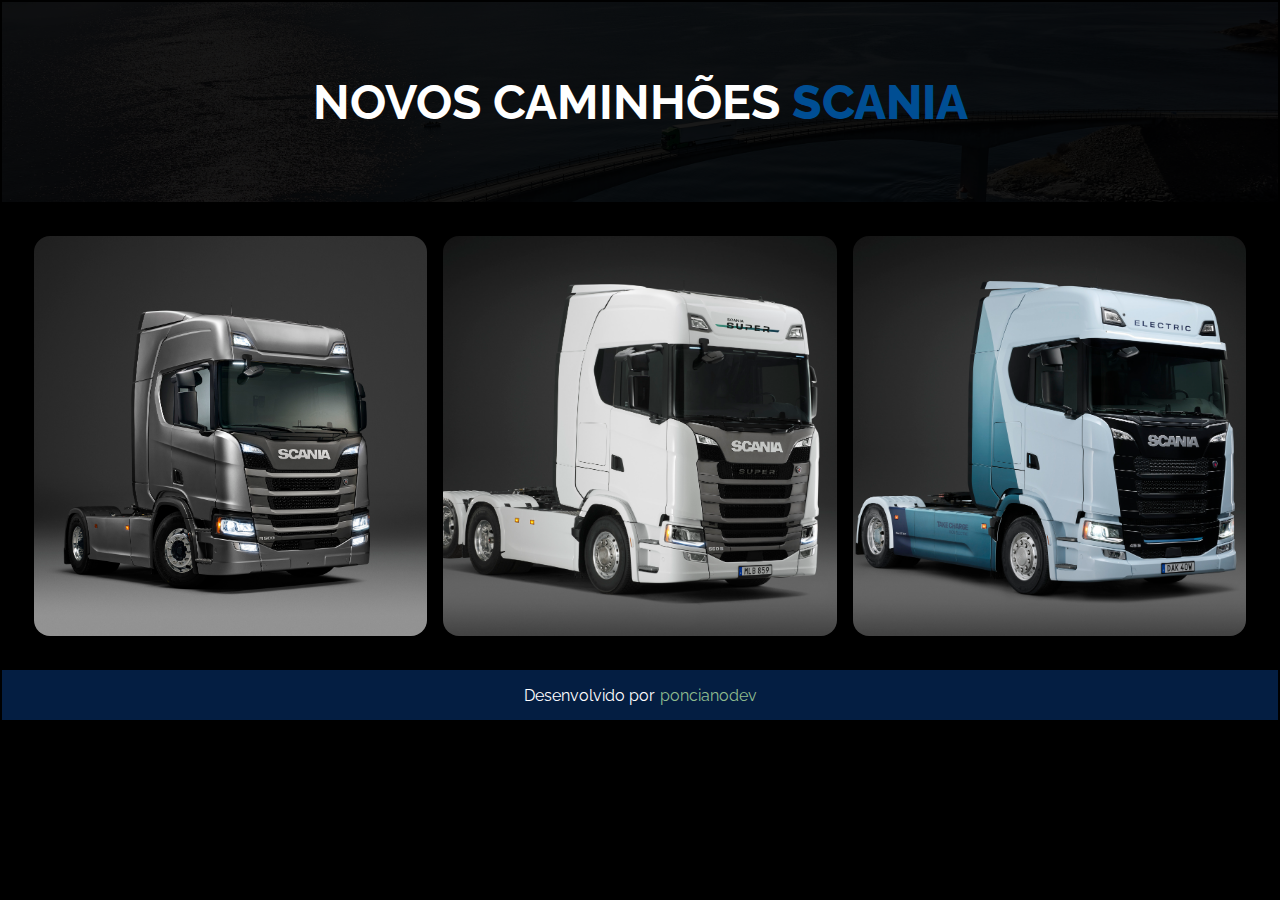
<file: desafio-11-12-kick-main/index.html>
<!DOCTYPE html>
<html lang="pt-br">
  <head>
    <meta charset="UTF-8" />
    <meta
      name="viewport"
      content="width=
    , initial-scale=1.0"
    />
    <link rel="preconnect" href="https://fonts.googleapis.com" />
    <link rel="preconnect" href="https://fonts.gstatic.com" crossorigin />
    <link
      href="https://fonts.googleapis.com/css2?family=Raleway:ital,wght@0,100..900;1,100..900&display=swap"
      rel="stylesheet"
    />
    <link rel="stylesheet" href="./css/style.css" />
    <link
      rel="shortcut icon"
      href="./assets/scania-symbol.svg"
      type="image/x-icon"
    />
    <title>Desafio Kick Paradas 11 e 12</title>
  </head>
  <body>
    <table>
      <thead>
        <tr>
          <td class="header">
            <h1>Novos Caminhões <span>Scania</span></h1>
          </td>
        </tr>
      </thead>

      <tbody>
        <tr class="main">
          <td class="card-trucks"></td>
          <td class="card-trucks"></td>
          <td class="card-trucks"></td>
        </tr>
      </tbody>

      <tfoot>
        <tr>
          <td class="footer">
            Desenvolvido por
            <a
              href="https://www.linkedin.com/in/lucas-ponciano/"
              target="_blank"
              >poncianodev</a
            >
          </td>
        </tr>
      </tfoot>
    </table>
  </body>
</html>
</file>
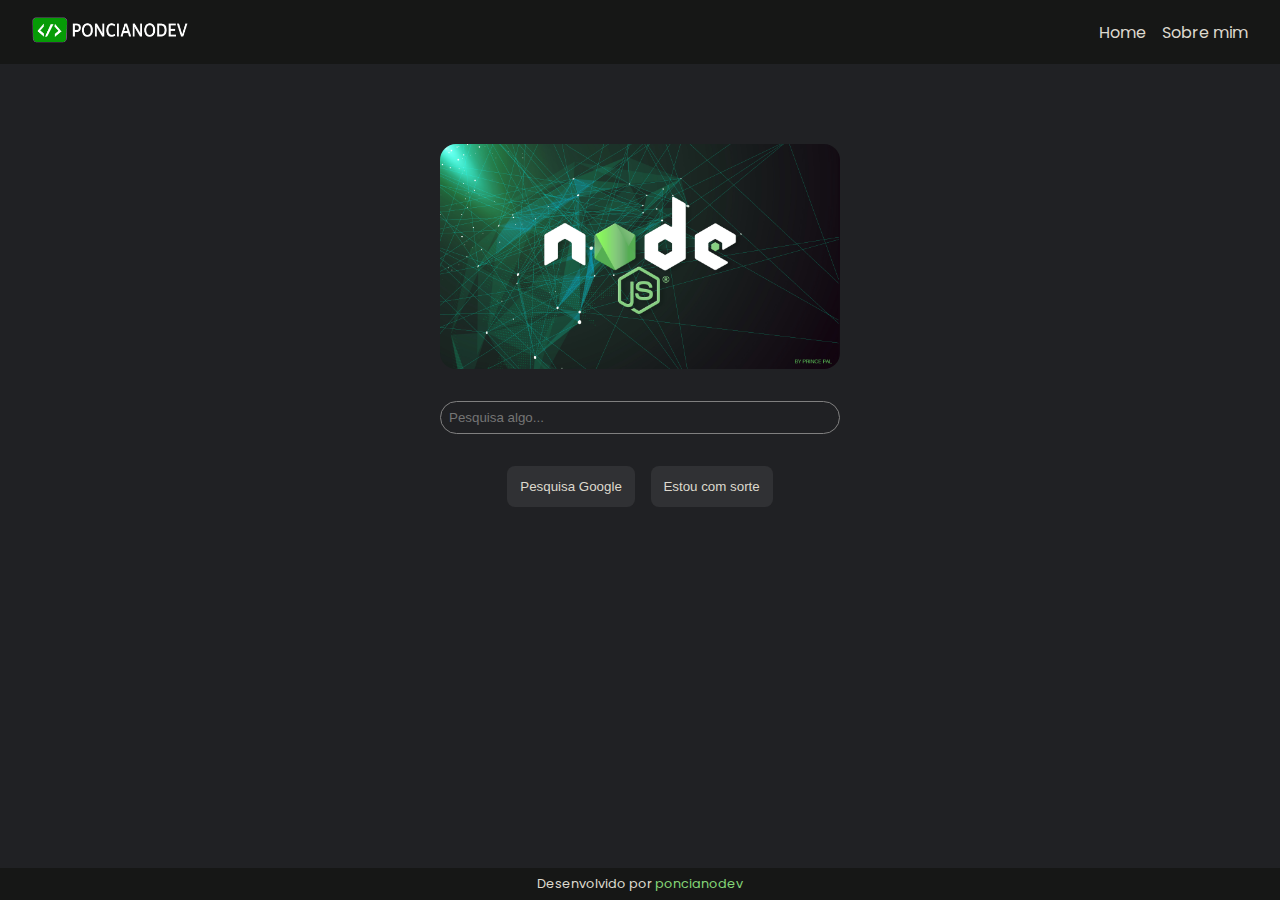
<file: desafio-ancoragem-kick-main/index.html>
<!DOCTYPE html>
<html lang="pt-br">
  <head>
    <meta charset="UTF-8" />
    <meta name="viewport" content="width=device-width, initial-scale=1.0" />
    <link rel="stylesheet" href="./assets/css/main.css" />
    <link
      rel="shortcut icon"
      href="./assets/img/favicon.png"
      type="image/x-icon"
    />
    <title>Home</title>
  </head>

  <body>
    <header>
      <nav class="header-nav">
        <img src="./assets/img/poncianodev.png" alt="Logo de Poncianodev" />

        <ul class="nav-container">
          <li><a href="index.html">Home</a></li>
          <li><a href="sobre-mim.html">Sobre mim</a></li>
        </ul>
      </nav>
    </header>

    <main>
      <img src="./assets/img/node.jpg" alt="Foto da logo do NodeJS" />

      <div class="pesquisa">
        <input
          type="text"
          name="pesquisa"
          placeholder="Pesquisa algo..."
          id="pesquisa"
        />
      </div>

      <div class="botoes">
        <button>Pesquisa Google</button>
        <button>Estou com sorte</button>
      </div>
    </main>

    <footer>
      <p class="footer-text">
        Desenvolvido por
        <a href="https://www.linkedin.com/in/lucas-ponciano/" target="_blank"
          >poncianodev</a
        >
      </p>
    </footer>
  </body>
</html>
</file>
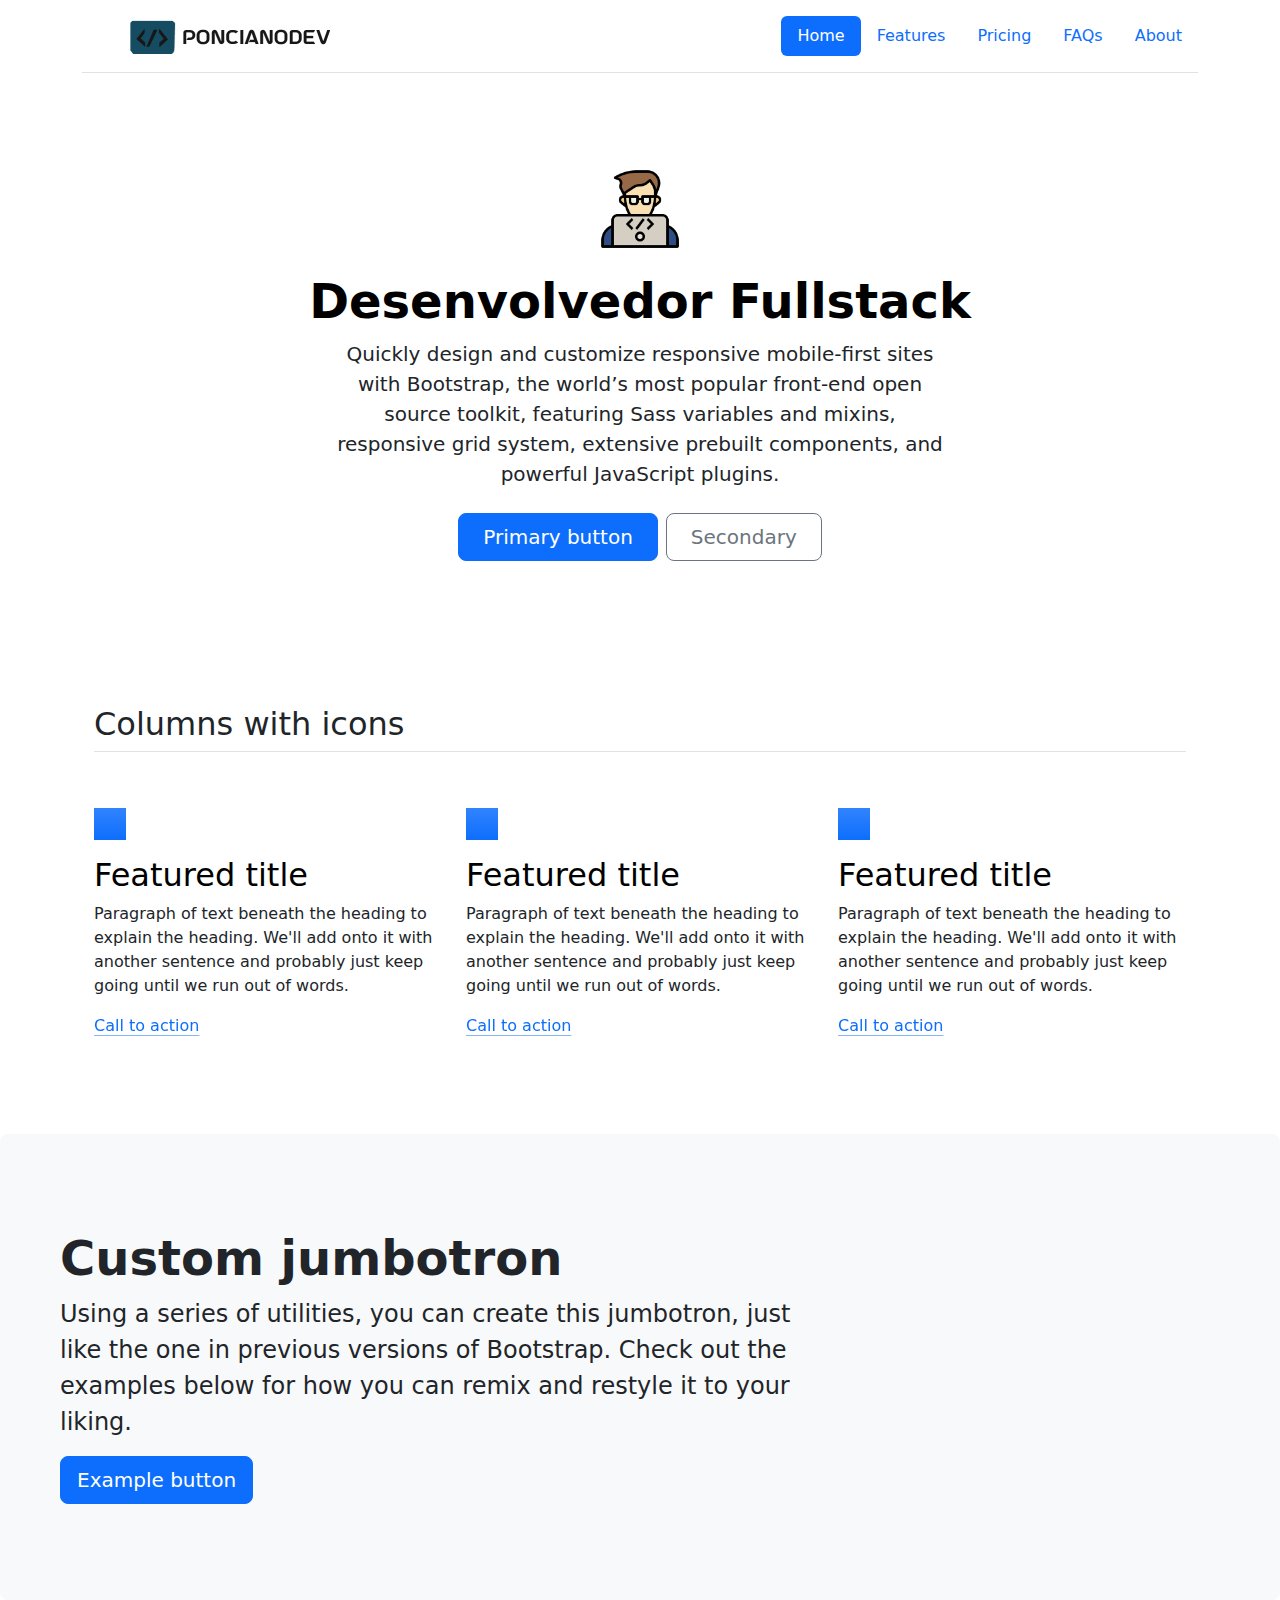
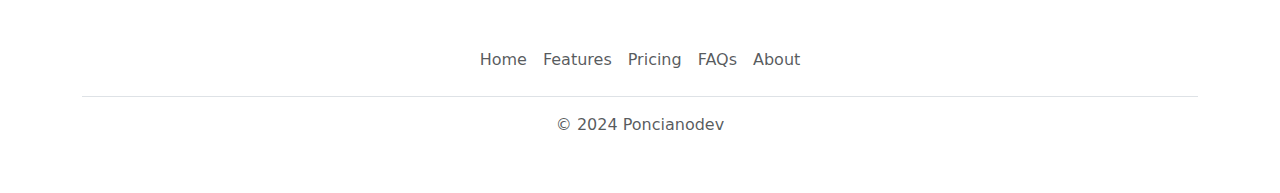
<file: desafio-kick-bootstrap-main/index.html>
<!DOCTYPE html>
<html lang="pt-br">
  <head>
    <meta charset="utf-8" />
    <meta name="viewport" content="width=device-width, initial-scale=1" />
    <title>Desafio Kick - Bootstrap</title>
    <link
      href="https://cdn.jsdelivr.net/npm/bootstrap@5.3.3/dist/css/bootstrap.min.css"
      rel="stylesheet"
      integrity="sha384-QWTKZyjpPEjISv5WaRU9OFeRpok6YctnYmDr5pNlyT2bRjXh0JMhjY6hW+ALEwIH"
      crossorigin="anonymous"
    />
  </head>
  <body>
    <div class="container">
      <header
        class="d-flex flex-wrap justify-content-center py-3 mb-4 border-bottom"
      >
        <a
          href="/"
          class="d-flex align-items-center mb-3 mb-md-0 me-md-auto link-body-emphasis text-decoration-none"
        >
          <svg class="bi me-2" width="40" height="32">
            <use xlink:href="#bootstrap" />
          </svg>
          <span class="fs-4">
            <img src="./assets/img/logo-poncianodev-preto.png" class="w-50" />
          </span>
        </a>

        <ul class="nav nav-pills">
          <li class="nav-item">
            <a href="#" class="nav-link active" aria-current="page">Home</a>
          </li>
          <li class="nav-item"><a href="#" class="nav-link">Features</a></li>
          <li class="nav-item"><a href="#" class="nav-link">Pricing</a></li>
          <li class="nav-item"><a href="#" class="nav-link">FAQs</a></li>
          <li class="nav-item"><a href="#" class="nav-link">About</a></li>
        </ul>
      </header>
    </div>

    <main>
      <div class="px-4 py-5 my-5 text-center">
        <img
          class="d-block mx-auto mb-4"
          src="./assets/img/coding.png"
          alt=""
          width="80"
        />
        <h1 class="display-5 fw-bold text-body-emphasis">
          Desenvolvedor Fullstack
        </h1>
        <div class="col-lg-6 mx-auto">
          <p class="lead mb-4">
            Quickly design and customize responsive mobile-first sites with
            Bootstrap, the world’s most popular front-end open source toolkit,
            featuring Sass variables and mixins, responsive grid system,
            extensive prebuilt components, and powerful JavaScript plugins.
          </p>
          <div class="d-grid gap-2 d-sm-flex justify-content-sm-center">
            <button type="button" class="btn btn-primary btn-lg px-4 gap-3">
              Primary button
            </button>
            <button type="button" class="btn btn-outline-secondary btn-lg px-4">
              Secondary
            </button>
          </div>
        </div>
      </div>

      <h1 class="visually-hidden">Features examples</h1>

      <div class="container px-4 py-5" id="featured-3">
        <h2 class="pb-2 border-bottom">Columns with icons</h2>
        <div class="row g-4 py-5 row-cols-1 row-cols-lg-3">
          <div class="feature col">
            <div
              class="feature-icon d-inline-flex align-items-center justify-content-center text-bg-primary bg-gradient fs-2 mb-3"
            >
              <svg class="bi" width="1em" height="1em">
                <use xlink:href="#collection" />
              </svg>
            </div>
            <h3 class="fs-2 text-body-emphasis">Featured title</h3>
            <p>
              Paragraph of text beneath the heading to explain the heading.
              We'll add onto it with another sentence and probably just keep
              going until we run out of words.
            </p>
            <a href="#" class="icon-link">
              Call to action
              <svg class="bi"><use xlink:href="#chevron-right" /></svg>
            </a>
          </div>
          <div class="feature col">
            <div
              class="feature-icon d-inline-flex align-items-center justify-content-center text-bg-primary bg-gradient fs-2 mb-3"
            >
              <svg class="bi" width="1em" height="1em">
                <use xlink:href="#people-circle" />
              </svg>
            </div>
            <h3 class="fs-2 text-body-emphasis">Featured title</h3>
            <p>
              Paragraph of text beneath the heading to explain the heading.
              We'll add onto it with another sentence and probably just keep
              going until we run out of words.
            </p>
            <a href="#" class="icon-link">
              Call to action
              <svg class="bi"><use xlink:href="#chevron-right" /></svg>
            </a>
          </div>
          <div class="feature col">
            <div
              class="feature-icon d-inline-flex align-items-center justify-content-center text-bg-primary bg-gradient fs-2 mb-3"
            >
              <svg class="bi" width="1em" height="1em">
                <use xlink:href="#toggles2" />
              </svg>
            </div>
            <h3 class="fs-2 text-body-emphasis">Featured title</h3>
            <p>
              Paragraph of text beneath the heading to explain the heading.
              We'll add onto it with another sentence and probably just keep
              going until we run out of words.
            </p>
            <a href="#" class="icon-link">
              Call to action
              <svg class="bi"><use xlink:href="#chevron-right" /></svg>
            </a>
          </div>
        </div>
      </div>

      <div class="p-5 mb-4 bg-body-tertiary rounded-3">
        <div class="container-fluid py-5">
          <h1 class="display-5 fw-bold">Custom jumbotron</h1>
          <p class="col-md-8 fs-4">
            Using a series of utilities, you can create this jumbotron, just
            like the one in previous versions of Bootstrap. Check out the
            examples below for how you can remix and restyle it to your liking.
          </p>
          <button class="btn btn-primary btn-lg" type="button">
            Example button
          </button>
        </div>
      </div>
    </main>

    <div class="container">
      <footer class="py-3 my-4">
        <ul class="nav justify-content-center border-bottom pb-3 mb-3">
          <li class="nav-item">
            <a href="#" class="nav-link px-2 text-body-secondary">Home</a>
          </li>
          <li class="nav-item">
            <a href="#" class="nav-link px-2 text-body-secondary">Features</a>
          </li>
          <li class="nav-item">
            <a href="#" class="nav-link px-2 text-body-secondary">Pricing</a>
          </li>
          <li class="nav-item">
            <a href="#" class="nav-link px-2 text-body-secondary">FAQs</a>
          </li>
          <li class="nav-item">
            <a href="#" class="nav-link px-2 text-body-secondary">About</a>
          </li>
        </ul>
        <p class="text-center text-body-secondary">&copy; 2024 Poncianodev</p>
      </footer>
    </div>

    <script
      src="https://cdn.jsdelivr.net/npm/bootstrap@5.3.3/dist/js/bootstrap.bundle.min.js"
      integrity="sha384-YvpcrYf0tY3lHB60NNkmXc5s9fDVZLESaAA55NDzOxhy9GkcIdslK1eN7N6jIeHz"
      crossorigin="anonymous"
    ></script>
  </body>
</html>
</file>
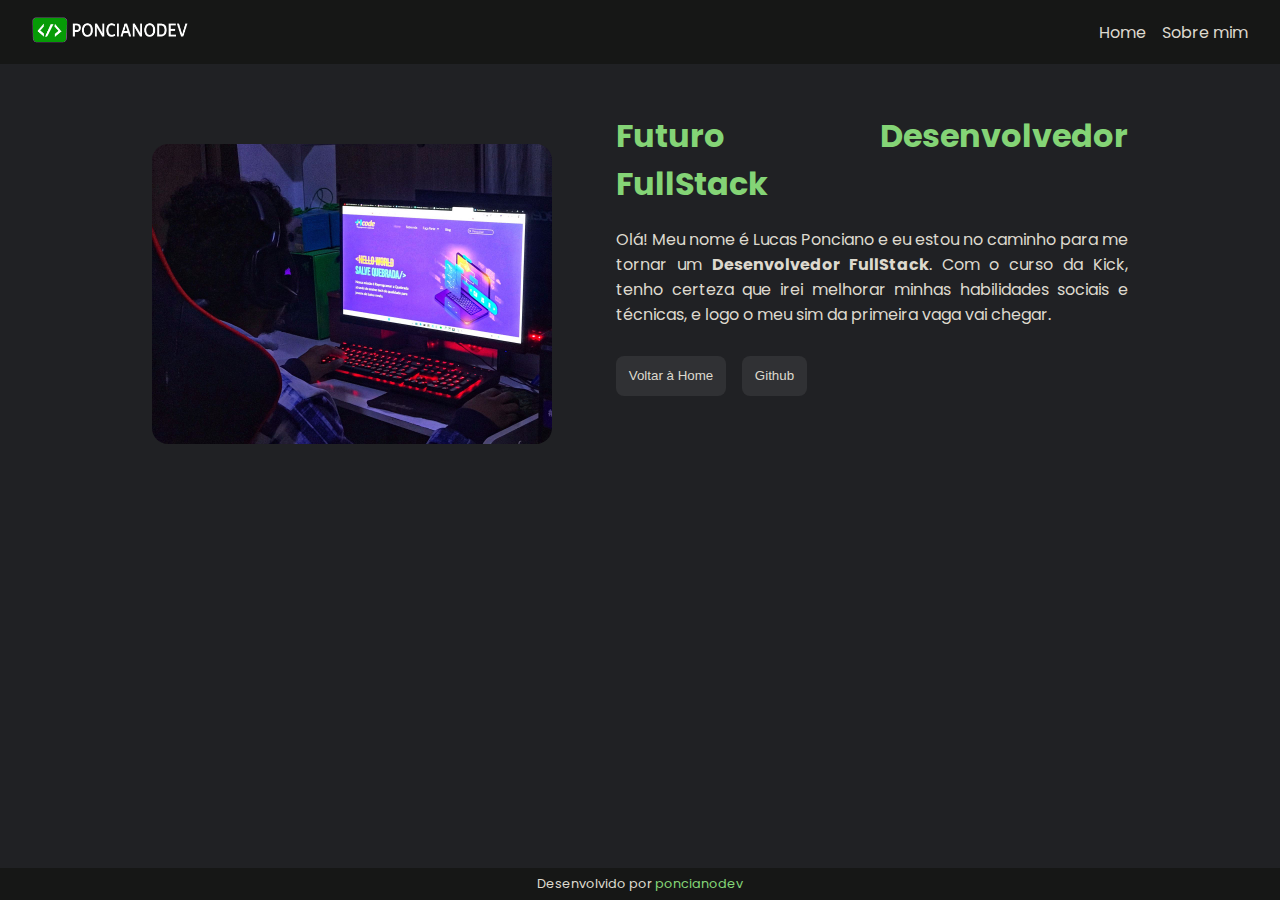
<file: desafio-ancoragem-kick-main/sobre-mim.html>
<!DOCTYPE html>
<html lang="pt-br">
  <head>
    <meta charset="UTF-8" />
    <meta name="viewport" content="width=device-width, initial-scale=1.0" />
    <link rel="stylesheet" href="./assets/css/main.css" />
    <link
      rel="shortcut icon"
      href="./assets/img/favicon.png"
      type="image/x-icon"
    />
    <title>Sobre mim</title>
  </head>
  <body>
    <header>
      <nav class="header-nav">
        <img src="./assets/img/poncianodev.png" alt="Logo de Poncianodev" />

        <ul class="nav-container">
          <li><a href="index.html">Home</a></li>
          <li><a href="sobre-mim.html">Sobre mim</a></li>
        </ul>
      </nav>
    </header>

    <main>
      <section id="bio-lucas">
        <img
          src="./assets/img/foto-lucas.jpeg"
          alt="Foto de Lucas Ponciano trabalhando no computador"
        />

        <div class="texto-bio">
          <h1>Futuro Desenvolvedor FullStack</h1>
          <p>
            Olá! Meu nome é Lucas Ponciano e eu estou no caminho para me tornar
            um
            <strong>Desenvolvedor FullStack</strong>. Com o curso da Kick, tenho
            certeza que irei melhorar minhas habilidades sociais e técnicas, e
            logo o meu sim da primeira vaga vai chegar.
          </p>

          <div class="botoes-container">
            <a href="index.html"
              ><button class="btn-sobre">Voltar à Home</button></a
            >
            <a href="https://github.com/poncianodev" target="_blank"
              ><button class="btn-sobre">Github</button></a
            >
          </div>
        </div>
      </section>
    </main>

    <footer>
      <p class="footer-text">
        Desenvolvido por
        <a href="https://www.linkedin.com/in/lucas-ponciano/" target="_blank"
          >poncianodev</a
        >
      </p>
    </footer>
  </body>
</html>
</file>
<file: desafio-11-12-kick-main/css/style.css>
* {
    margin: 0;
    padding: 0;
    box-sizing: border-box;
}

body {
    background-color: #000;
    color: #fff;
    font-family: 'Raleway', sans-serif;
}

table {
    width: 100%;
}

span {
    color: #004E93;
    font-weight: 800;
}

.header {
    position: relative;
    height: 200px;
    text-align: center;
    background-image: url(../assets/background.jpg);
    background-size: cover;
    background-position: center;
}

.header::after {
    position: absolute;
    content: '';
    width: 100%;
    height: 100%;
    top: 0;
    left: 0;
    background-color: rgb(0,0,0,0.9);
}

h1 {
    position: relative;
    font-size: 3rem;
    text-transform: uppercase;
    z-index: 1;
}

.main {
    display: grid;
    grid-template-columns: 1fr 1fr 1fr;
    gap: 1rem;
    margin: 2rem;
}

.card-trucks {
    height: 400px;
    background-position: center;
    background-size: cover;
    border-radius: 1rem;
}

.main > :nth-child(1) {
    background-image: url(../assets/1.jpg);
}
.main > :nth-child(2) {
    background-image: url(../assets/2.jpg);
}
.main > :nth-child(3) {
    background-image: url(../assets/3.jpg);
}

.footer {
    background-color: #041e42;
    height: 50px;
    display: flex;
    justify-content: center;
    align-items: center;
}

.footer a {
    margin-left: 5px;
    text-decoration: none;
    color: darkseagreen;
}
</file>
<file: desafio-ancoragem-kick-main/assets/css/main.css>
@import url("https://fonts.googleapis.com/css2?family=Poppins:ital,wght@0,100;0,200;0,300;0,400;0,500;0,600;0,700;0,800;0,900;1,100;1,200;1,300;1,400;1,500;1,600;1,700;1,800;1,900&display=swap");

* {
  padding: 0;
  margin: 0;
  box-sizing: border-box;
}

body {
  background-color: var(--cor-background);
  font-family: "Poppins", sans-serif;
  display: flex;
  flex-direction: column;
  justify-content: space-evenly;
}

:root {
  --cor-principal: #84d476;
  --cor-secundaria: #16362c;
  --cor-background: #202124;
  --cor-preta: #161716;
  --cor-branca: #ddd9ce;
  --cor-cinza: #303134;
}

/* HEADER */

.header-nav {
  height: 4rem;
  width: 100%;
  background-color: var(--cor-preta);
  display: flex;
  justify-content: space-between;
  align-items: center;
  padding: 0 2rem;
}

.header-nav img {
  height: 30px;
}

.nav-container {
  display: flex;
  list-style: none;
  gap: 1rem;
}

.nav-container li {
  transition: 0.3s ease-in-out;
}

.nav-container li:hover {
  transform: scale(1.05);
}

.nav-container li a {
  color: var(--cor-branca);
  text-decoration: none;
  font-size: 1rem;
  transition: 0.3s ease-in-out;
}

.nav-container li a:hover {
  color: var(--cor-principal);
}

/* MAIN */

main {
  display: flex;
  justify-content: center;
  align-items: center;
  flex-direction: column;
  gap: 2rem;
  flex: 1;
}

.pesquisa input {
  width: 25rem;
  padding: 0.5rem;
  background-color: transparent;
  border: 1px solid gray;
  border-radius: 2rem;
}

main img {
  width: 400px;
  margin-top: 5rem;
  border-radius: 1rem;
}

.botoes {
  display: flex;
  gap: 1rem;
}

.botoes button {
  background-color: var(--cor-cinza);
  border-radius: 0.5rem;
  padding: 0.8rem;
  border: none;
  color: var(--cor-branca);
  cursor: pointer;
  transition: 0.3s ease-in-out;
}

.botoes button:hover {
  background-color: var(--cor-secundaria);
  transform: scale(1.05);
}

/* SOBRE MIM */

#bio-lucas {
  display: flex;
  justify-content: center;
  align-items: center;
  gap: 4rem;
}

.texto-bio {
  color: var(--cor-branca);
  width: 40%;
  text-align: justify;
}

.texto-bio h1 {
  margin-bottom: 1.2rem;
  color: var(--cor-principal);
}

.botoes-container {
  display: flex;
  gap: 1rem;
}

.btn-sobre {
  background-color: var(--cor-cinza);
  border-radius: 0.5rem;
  padding: 0.8rem;
  border: none;
  color: var(--cor-branca);
  cursor: pointer;
  transition: 0.3s ease-in-out;
  margin-top: 1.8rem;
}

.btn-sobre:hover {
  background-color: var(--cor-secundaria);
  transform: scale(1.05);
}

/* FOOTER */

footer {
  position: absolute;
  width: 100%;
  height: 2rem;
  bottom: 0;
  margin: auto auto;
  display: flex;
  align-items: center;
  justify-content: center;
  background-color: var(--cor-preta);
  color: var(--cor-branca);
  font-size: 0.8rem;
  text-align: center;
  clear: both;
}

.footer-text a {
  text-decoration: none;
  color: var(--cor-principal);
  transition: 0.3s ease-in-out;
}

.footer-text a:hover {
  color: var(--cor-cin);
  transform: scale(1.05);
}
</file>
